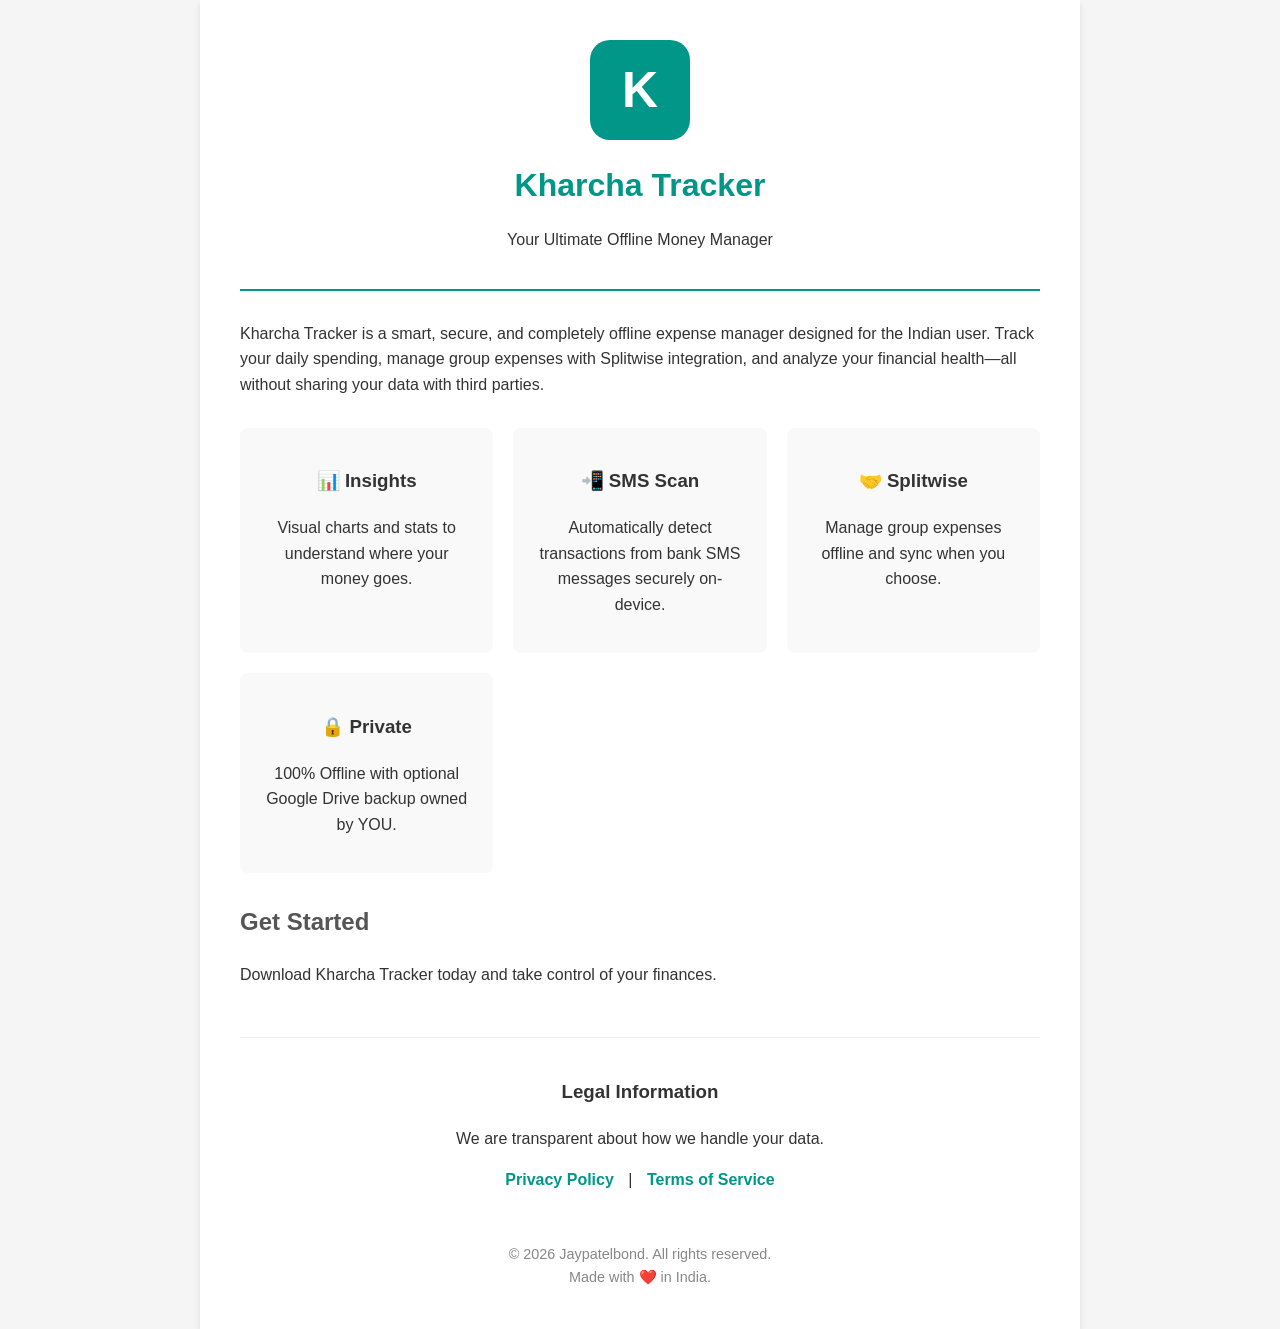
<file: apps/kharcha/home.html>
<!DOCTYPE html>
<html lang="en">

<head>
    <!-- Google tag (gtag.js) -->
    <script async src="https://www.googletagmanager.com/gtag/js?id=G-09XQ2Q13FM"></script>
    <script>
        window.dataLayer = window.dataLayer || [];
        function gtag() { dataLayer.push(arguments); }
        gtag('js', new Date());
        gtag('config', 'G-09XQ2Q13FM');
    </script>
    <meta charset="UTF-8">
    <meta name="viewport" content="width=device-width, initial-scale=1.0">
    <title>Kharcha Expense Tracker - Home</title>
    <meta name="robots" content="noindex, nofollow">
    <style>
        body {
            font-family: 'Segoe UI', Tahoma, Geneva, Verdana, sans-serif;
            background-color: #f5f5f5;
            color: #333;
            line-height: 1.6;
            margin: 0;
            padding: 0;
        }

        .container {
            max-width: 800px;
            margin: 0 auto;
            background: #fff;
            padding: 40px;
            box-shadow: 0 4px 6px rgba(0, 0, 0, 0.1);
            min-height: 100vh;
        }

        header {
            text-align: center;
            border-bottom: 2px solid #009688;
            padding-bottom: 20px;
            margin-bottom: 30px;
        }

        h1 {
            color: #009688;
            margin: 0;
        }

        h2 {
            color: #555;
            margin-top: 30px;
        }

        .app-icon {
            width: 100px;
            height: 100px;
            border-radius: 20px;
            background-color: #009688;
            color: white;
            display: flex;
            align-items: center;
            justify-content: center;
            font-size: 50px;
            font-weight: bold;
            margin: 0 auto 20px;
        }

        .features {
            display: grid;
            grid-template-columns: repeat(auto-fit, minmax(200px, 1fr));
            gap: 20px;
            margin: 30px 0;
        }

        .feature-card {
            background: #f9f9f9;
            padding: 20px;
            border-radius: 8px;
            text-align: center;
        }

        .links {
            margin-top: 50px;
            padding-top: 20px;
            border-top: 1px solid #eee;
            text-align: center;
        }

        a {
            color: #009688;
            text-decoration: none;
            font-weight: bold;
            margin: 0 10px;
        }

        a:hover {
            text-decoration: underline;
        }

        footer {
            margin-top: 50px;
            text-align: center;
            font-size: 0.9em;
            color: #888;
        }
    </style>
</head>

<body>

    <div class="container">
        <header>
            <div class="app-icon">K</div>
            <h1>Kharcha Tracker</h1>
            <p>Your Ultimate Offline Money Manager</p>
        </header>

        <p>Kharcha Tracker is a smart, secure, and completely offline expense manager designed for the Indian user.
            Track your daily spending, manage group expenses with Splitwise integration, and analyze your financial
            health—all without sharing your data with third parties.</p>

        <div class="features">
            <div class="feature-card">
                <h3>📊 Insights</h3>
                <p>Visual charts and stats to understand where your money goes.</p>
            </div>
            <div class="feature-card">
                <h3>📲 SMS Scan</h3>
                <p>Automatically detect transactions from bank SMS messages securely on-device.</p>
            </div>
            <div class="feature-card">
                <h3>🤝 Splitwise</h3>
                <p>Manage group expenses offline and sync when you choose.</p>
            </div>
            <div class="feature-card">
                <h3>🔒 Private</h3>
                <p>100% Offline with optional Google Drive backup owned by YOU.</p>
            </div>
        </div>

        <h2>Get Started</h2>
        <p>Download Kharcha Tracker today and take control of your finances.</p>

        <!-- Placeholder for Play Store Badge -->
        <!-- <img src="google-play-badge.png" alt="Get it on Google Play" width="150"> -->

        <div class="links">
            <h3>Legal Information</h3>
            <p>We are transparent about how we handle your data.</p>
            <a href="./privacy_policy.html">Privacy Policy</a> |
            <a href="./terms_of_service.html">Terms of Service</a>
        </div>

        <footer>
            &copy; 2026 Jaypatelbond. All rights reserved.<br>
            Made with ❤️ in India.
        </footer>
    </div>

</body>

</html>
</file>
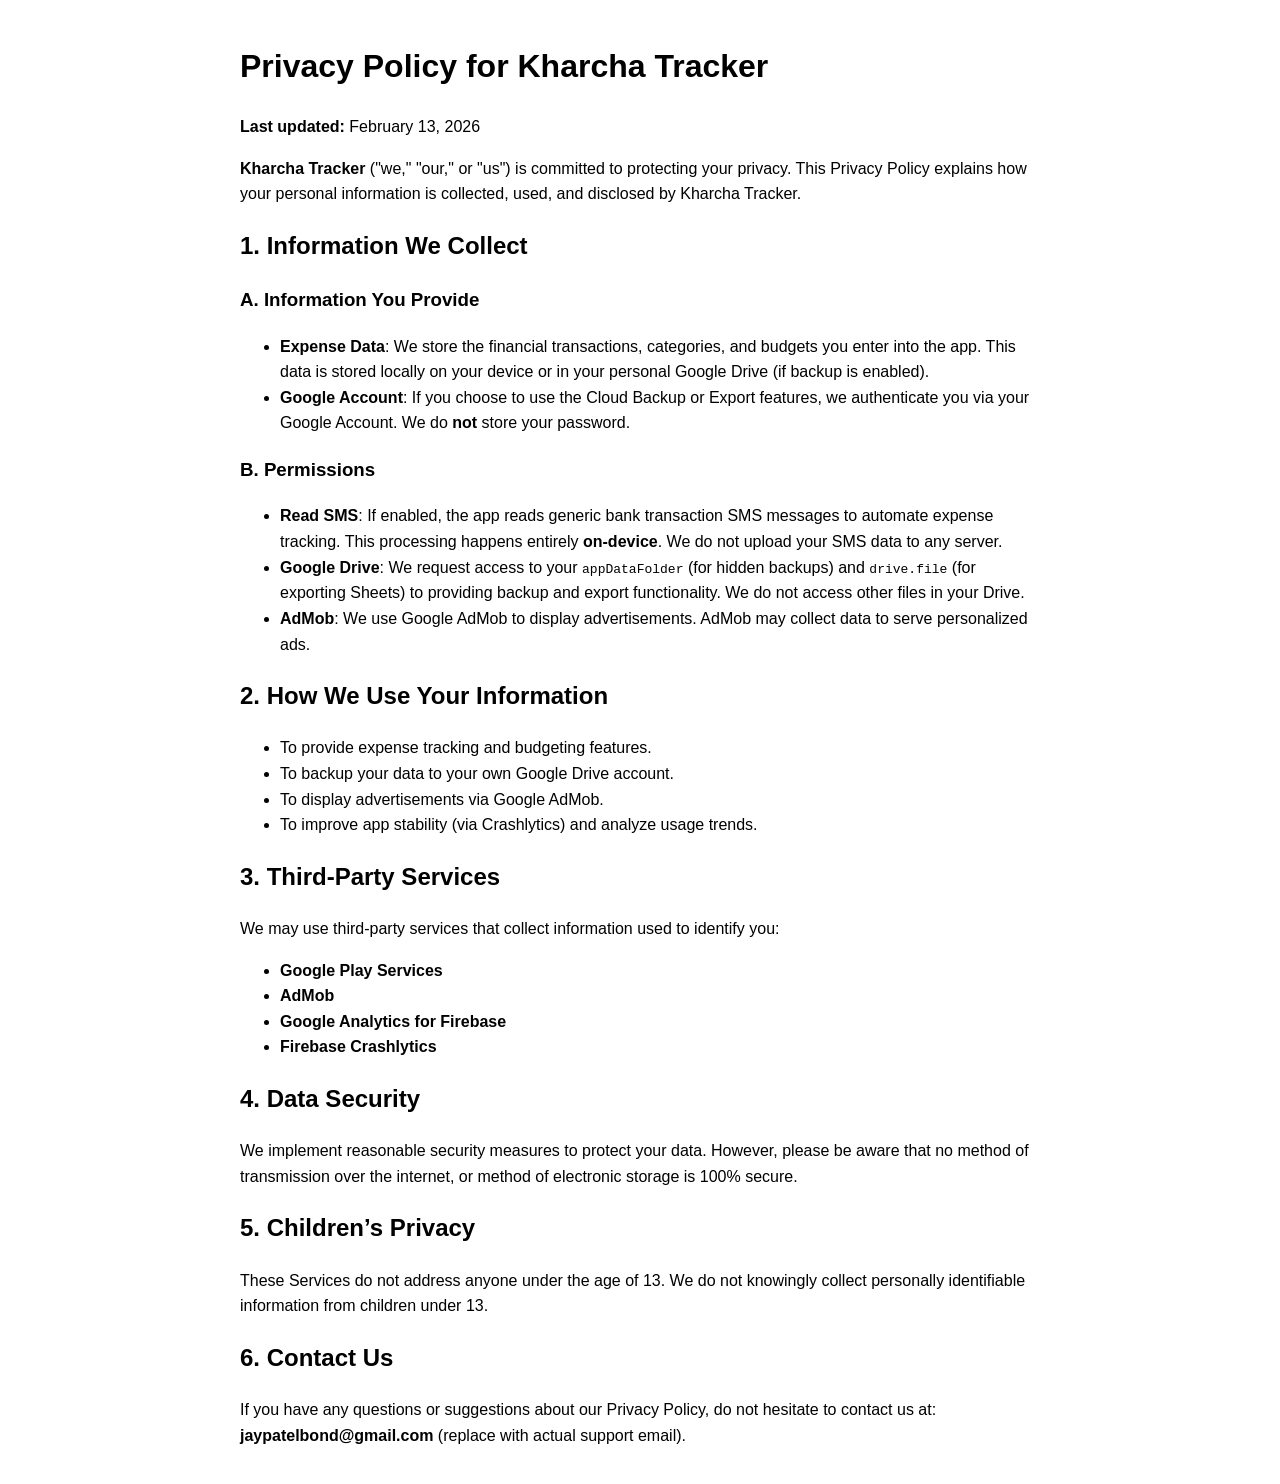
<file: apps/kharcha/privacy_policy.html>
<!DOCTYPE html>
<html lang="en">

<head>
    <!-- Google tag (gtag.js) -->
    <script async src="https://www.googletagmanager.com/gtag/js?id=G-09XQ2Q13FM"></script>
    <script>
        window.dataLayer = window.dataLayer || [];
        function gtag() { dataLayer.push(arguments); }
        gtag('js', new Date());
        gtag('config', 'G-09XQ2Q13FM');
    </script>
    <meta charset="UTF-8">
    <meta name="viewport" content="width=device-width, initial-scale=1.0">
    <title>Kharcha - Privacy Policy</title>
    <meta name="robots" content="noindex, nofollow">
</head>

<body style="font-family: Arial, sans-serif; line-height: 1.6; max-width: 800px; margin: 0 auto; padding: 20px;">

    <h1>Privacy Policy for Kharcha Tracker</h1>
    <p><strong>Last updated:</strong> February 13, 2026</p>

    <p><strong>Kharcha Tracker</strong> ("we," "our," or "us") is committed to protecting your privacy. This Privacy
        Policy explains how your personal information is collected, used, and disclosed by Kharcha Tracker.</p>

    <h2>1. Information We Collect</h2>

    <h3>A. Information You Provide</h3>
    <ul>
        <li><strong>Expense Data</strong>: We store the financial transactions, categories, and budgets you enter into
            the app. This data is stored locally on your device or in your personal Google Drive (if backup is enabled).
        </li>
        <li><strong>Google Account</strong>: If you choose to use the Cloud Backup or Export features, we authenticate
            you via your Google Account. We do <strong>not</strong> store your password.</li>
    </ul>

    <h3>B. Permissions</h3>
    <ul>
        <li><strong>Read SMS</strong>: If enabled, the app reads generic bank transaction SMS messages to automate
            expense tracking. This processing happens entirely <strong>on-device</strong>. We do not upload your SMS
            data to any server.</li>
        <li><strong>Google Drive</strong>: We request access to your <code>appDataFolder</code> (for hidden backups) and
            <code>drive.file</code> (for exporting Sheets) to providing backup and export functionality. We do not
            access other files in your Drive.
        </li>
        <li><strong>AdMob</strong>: We use Google AdMob to display advertisements. AdMob may collect data to serve
            personalized ads.</li>
    </ul>

    <h2>2. How We Use Your Information</h2>
    <ul>
        <li>To provide expense tracking and budgeting features.</li>
        <li>To backup your data to your own Google Drive account.</li>
        <li>To display advertisements via Google AdMob.</li>
        <li>To improve app stability (via Crashlytics) and analyze usage trends.</li>
    </ul>

    <h2>3. Third-Party Services</h2>
    <p>We may use third-party services that collect information used to identify you:</p>
    <ul>
        <li><strong>Google Play Services</strong></li>
        <li><strong>AdMob</strong></li>
        <li><strong>Google Analytics for Firebase</strong></li>
        <li><strong>Firebase Crashlytics</strong></li>
    </ul>

    <h2>4. Data Security</h2>
    <p>We implement reasonable security measures to protect your data. However, please be aware that no method of
        transmission over the internet, or method of electronic storage is 100% secure.</p>

    <h2>5. Children’s Privacy</h2>
    <p>These Services do not address anyone under the age of 13. We do not knowingly collect personally identifiable
        information from children under 13.</p>

    <h2>6. Contact Us</h2>
    <p>If you have any questions or suggestions about our Privacy Policy, do not hesitate to contact us at:
        <strong>jaypatelbond@gmail.com</strong> (replace with actual support email).
    </p>

</body>

</html>
</file>
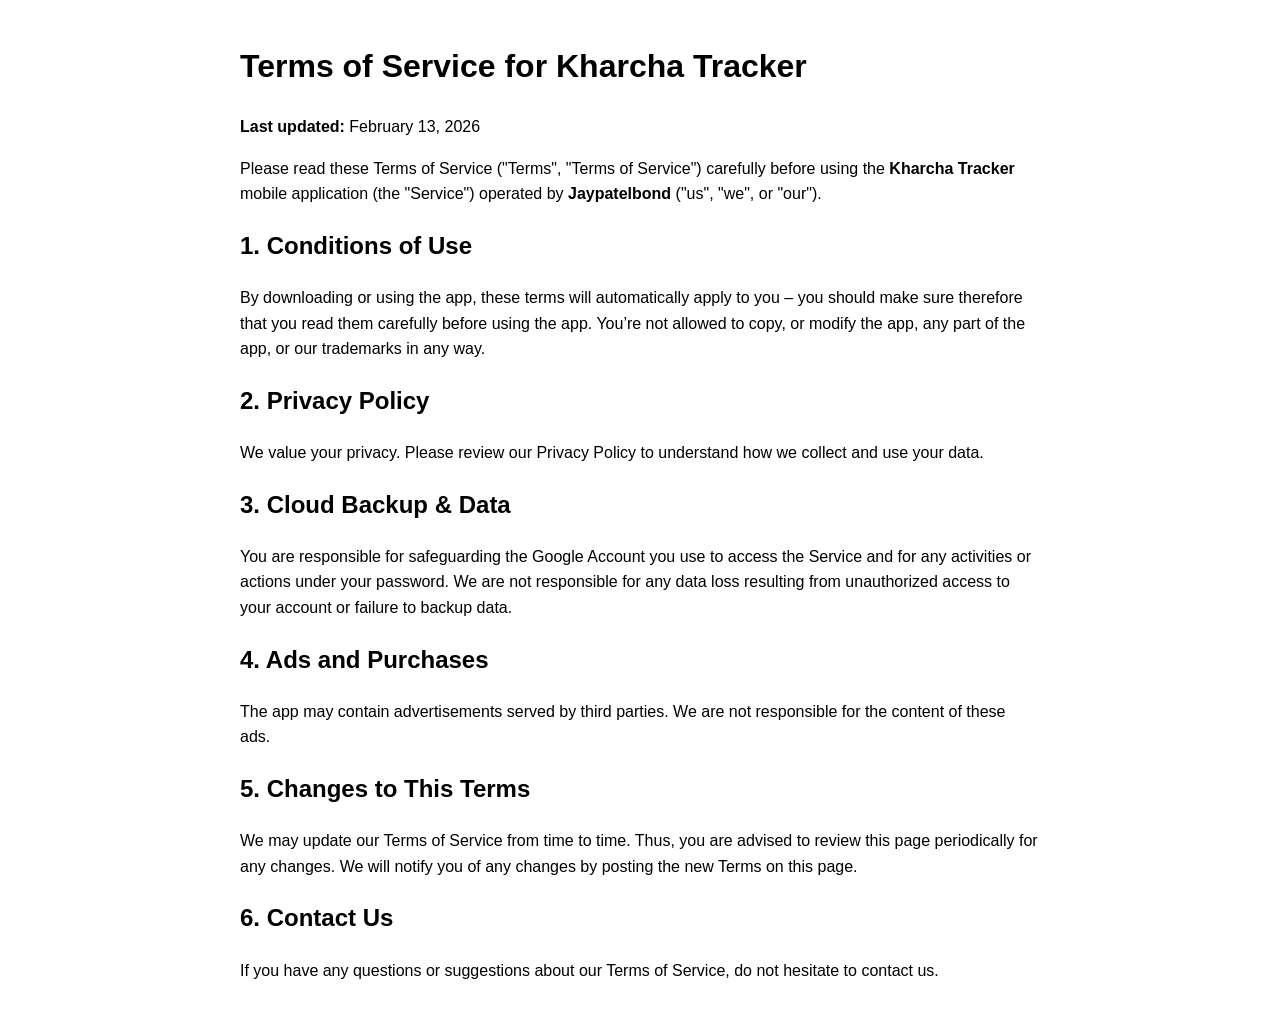
<file: apps/kharcha/terms_of_service.html>
<!DOCTYPE html>
<html lang="en">

<head>
    <!-- Google tag (gtag.js) -->
    <script async src="https://www.googletagmanager.com/gtag/js?id=G-09XQ2Q13FM"></script>
    <script>
        window.dataLayer = window.dataLayer || [];
        function gtag() { dataLayer.push(arguments); }
        gtag('js', new Date());
        gtag('config', 'G-09XQ2Q13FM');
    </script>
    <meta charset="UTF-8">
    <meta name="viewport" content="width=device-width, initial-scale=1.0">
    <title>Kharcha - Terms of Service</title>
    <meta name="robots" content="noindex, nofollow">
</head>

<body style="font-family: Arial, sans-serif; line-height: 1.6; max-width: 800px; margin: 0 auto; padding: 20px;">

    <h1>Terms of Service for Kharcha Tracker</h1>
    <p><strong>Last updated:</strong> February 13, 2026</p>

    <p>Please read these Terms of Service ("Terms", "Terms of Service") carefully before using the <strong>Kharcha
            Tracker</strong> mobile application (the "Service") operated by <strong>Jaypatelbond</strong> ("us", "we",
        or "our").</p>

    <h2>1. Conditions of Use</h2>
    <p>By downloading or using the app, these terms will automatically apply to you – you should make sure therefore
        that you read them carefully before using the app. You’re not allowed to copy, or modify the app, any part of
        the app, or our trademarks in any way.</p>

    <h2>2. Privacy Policy</h2>
    <p>We value your privacy. Please review our Privacy Policy to understand how we collect and use your data.</p>

    <h2>3. Cloud Backup & Data</h2>
    <p>You are responsible for safeguarding the Google Account you use to access the Service and for any activities or
        actions under your password. We are not responsible for any data loss resulting from unauthorized access to your
        account or failure to backup data.</p>

    <h2>4. Ads and Purchases</h2>
    <p>The app may contain advertisements served by third parties. We are not responsible for the content of these ads.
    </p>

    <h2>5. Changes to This Terms</h2>
    <p>We may update our Terms of Service from time to time. Thus, you are advised to review this page periodically for
        any changes. We will notify you of any changes by posting the new Terms on this page.</p>

    <h2>6. Contact Us</h2>
    <p>If you have any questions or suggestions about our Terms of Service, do not hesitate to contact us.</p>

</body>

</html>
</file>
